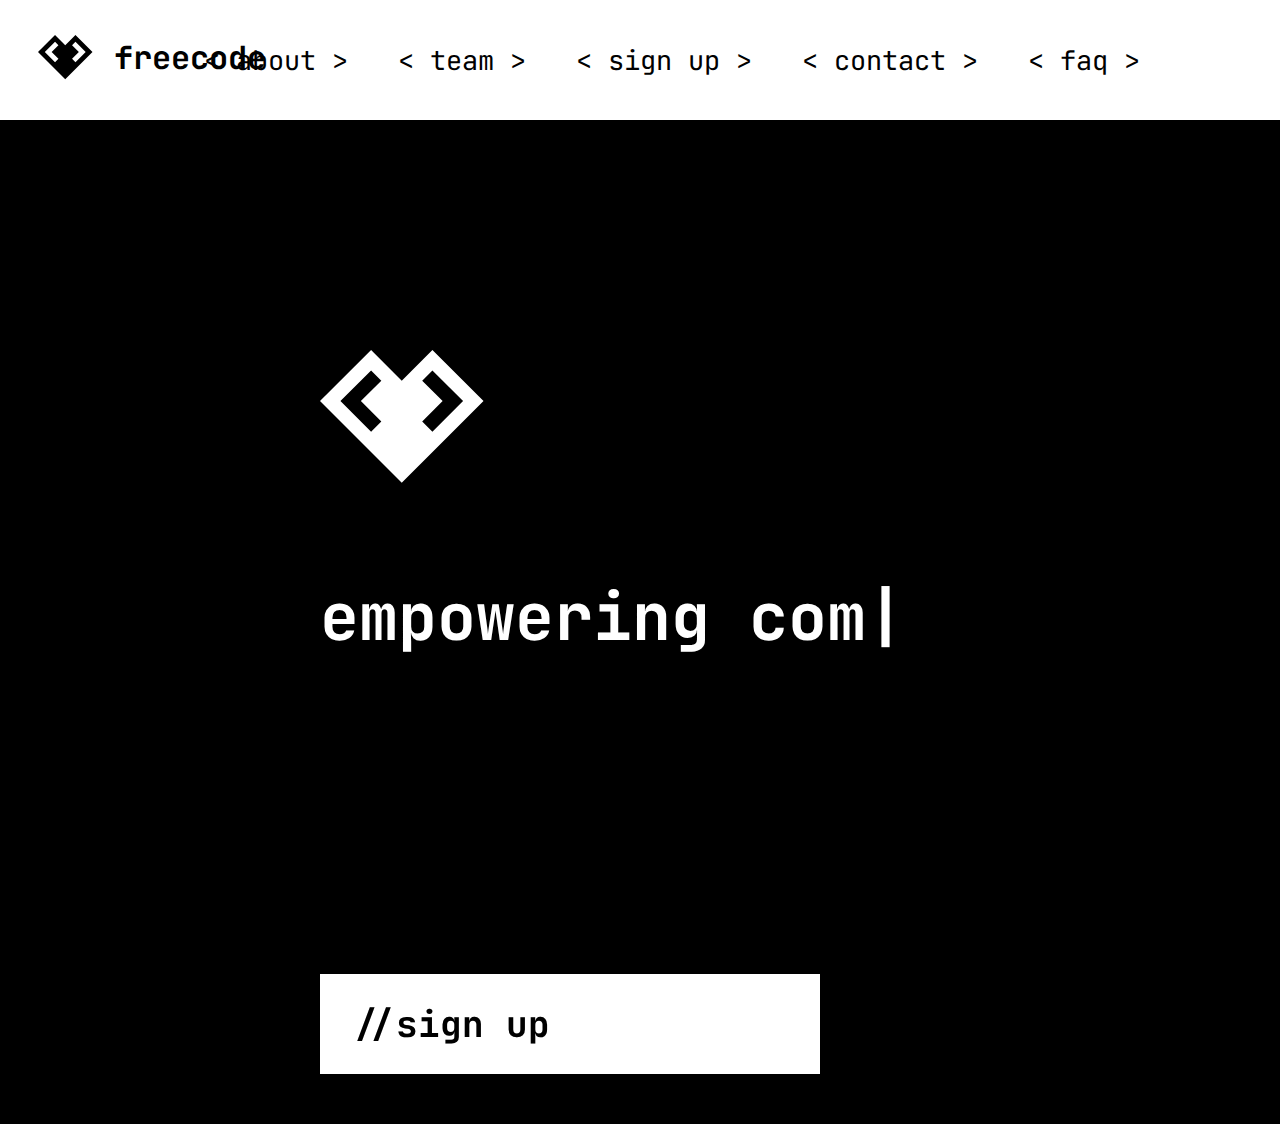
<file: index.html>
<!DOCTYPE html>
<html lang="en">

<head>
    <meta name="viewport" content="width=device-width, initial-scale=1.0">
    <link rel="preconnect" href="https://fonts.googleapis.com">
    <link rel="preconnect" href="https://fonts.gstatic.com" crossorigin>
    <link href="https://fonts.googleapis.com/css2?family=JetBrains+Mono:ital,wght@0,100..800;1,100..800&display=swap"
        rel="stylesheet">
    <title>freecode</title>
    <link rel="stylesheet" href="styles.css" />
</head>

<body>
    <nav>
        <a href="index.html">
            <span id="icon">
                <svg height="45" viewBox="0 0 26 21" fill="none" xmlns="http://www.w3.org/2000/svg">
                    <path fill-rule="evenodd" clip-rule="evenodd"
                        d="M12.7179 20.6666L0 7.9487L7.9487 0L12.7179 4.76922L17.4871 0L25.4358 7.9487L12.7179 20.6666ZM7.9487 3.17948L3.17948 7.9487L7.9487 12.7179L9.53844 11.1282L6.35896 7.9487L9.53844 4.76922L7.9487 3.17948ZM17.4871 3.17948L15.8974 4.76922L19.0769 7.9487L15.8974 11.1282L17.4871 12.7179L22.2564 7.9487L17.4871 3.17948Z"
                        fill="black" />
                </svg>

            </span>
        </a>
        <a href="index.html" id="navbar-brand-text">
            <span>
                <p><b>freecode</b></p>
            </span>
        </a>
        <div class="header-text" style="font-size: 27px;">
            <a href="about.html">
                <span>&lt; about &gt;</span>
            </a>
            <a href="team.html">
                <span>&lt; team &gt;</span>
            </a>
            <a href="https://docs.google.com/forms/d/e/1FAIpQLScTKJFQc-iX4W66EXKPzvwxT_UJw0UO684qvXdVc2CUz7ZldA/viewform?usp=sharing&ouid=100382915983853396872"
                target="_blank">
                <span>&lt; sign up &gt;</span>
            </a>
            <a href="contact.html">
                <span>&lt; contact &gt;</span>
            </a>
            <a href="FAQ.html">
                <span>&lt; faq &gt;</span>
            </a>
        </div>
        <button class="hamburger-menu" aria-label="Toggle navigation">
            <span class="bar"></span>
            <span class="bar"></span>
            <span class="bar"></span>
        </button>
    </nav>

    <div class="mobile-nav">
        <a href="about.html"><span>&lt; about &gt;</span></a>
        <a href="team.html"><span>&lt; team &gt;</span></a>
        <a href="https://docs.google.com/forms/d/e/1FAIpQLScTKJFQc-iX4W66EXKPzvwxT_UJw0UO684qvXdVc2CUz7ZldA/viewform?usp=sharing&ouid=100382915983853396872"
            target="_blank"><span>&lt; sign up &gt;</span></a>
        <a href="contact.html"><span>&lt; contact &gt;</span></a>
        <a href="FAQ.html"><span>&lt; faq &gt;</span></a>
    </div>

    <div id="signup-container">
        <div class="horizontal">
            <svg height="135" viewBox="0 0 26 21" fill="none" xmlns="http://www.w3.org/2000/svg">
                <path fill-rule="evenodd" clip-rule="evenodd"
                    d="M12.7179 20.6666L0 7.9487L7.9487 0L12.7179 4.76922L17.4871 0L25.4358 7.9487L12.7179 20.6666ZM7.9487 3.17948L3.17948 7.9487L7.9487 12.7179L9.53844 11.1282L6.35896 7.9487L9.53844 4.76922L7.9487 3.17948ZM17.4871 3.17948L15.8974 4.76922L19.0769 7.9487L15.8974 11.1282L17.4871 12.7179L22.2564 7.9487L17.4871 3.17948Z"
                    fill="white" />
            </svg>

            <div class="typewriter-container">
                <p class="typewriter-text">empowering communities with free code education.</p>
                <p class="typewriter-placeholder">empowering communities with free code education.</p>
            </div>
        </div>
        <a href="https://docs.google.com/forms/d/e/1FAIpQLScTKJFQc-iX4W66EXKPzvwxT_UJw0UO684qvXdVc2CUz7ZldA/viewform?usp=sharing&ouid=100382915983853396872"
            target="_blank">
            <button id="signup-button"><span>//sign up</span></button>
        </a>
    </div>

    <script src="script.js"></script>
</body>

</html>
</file>
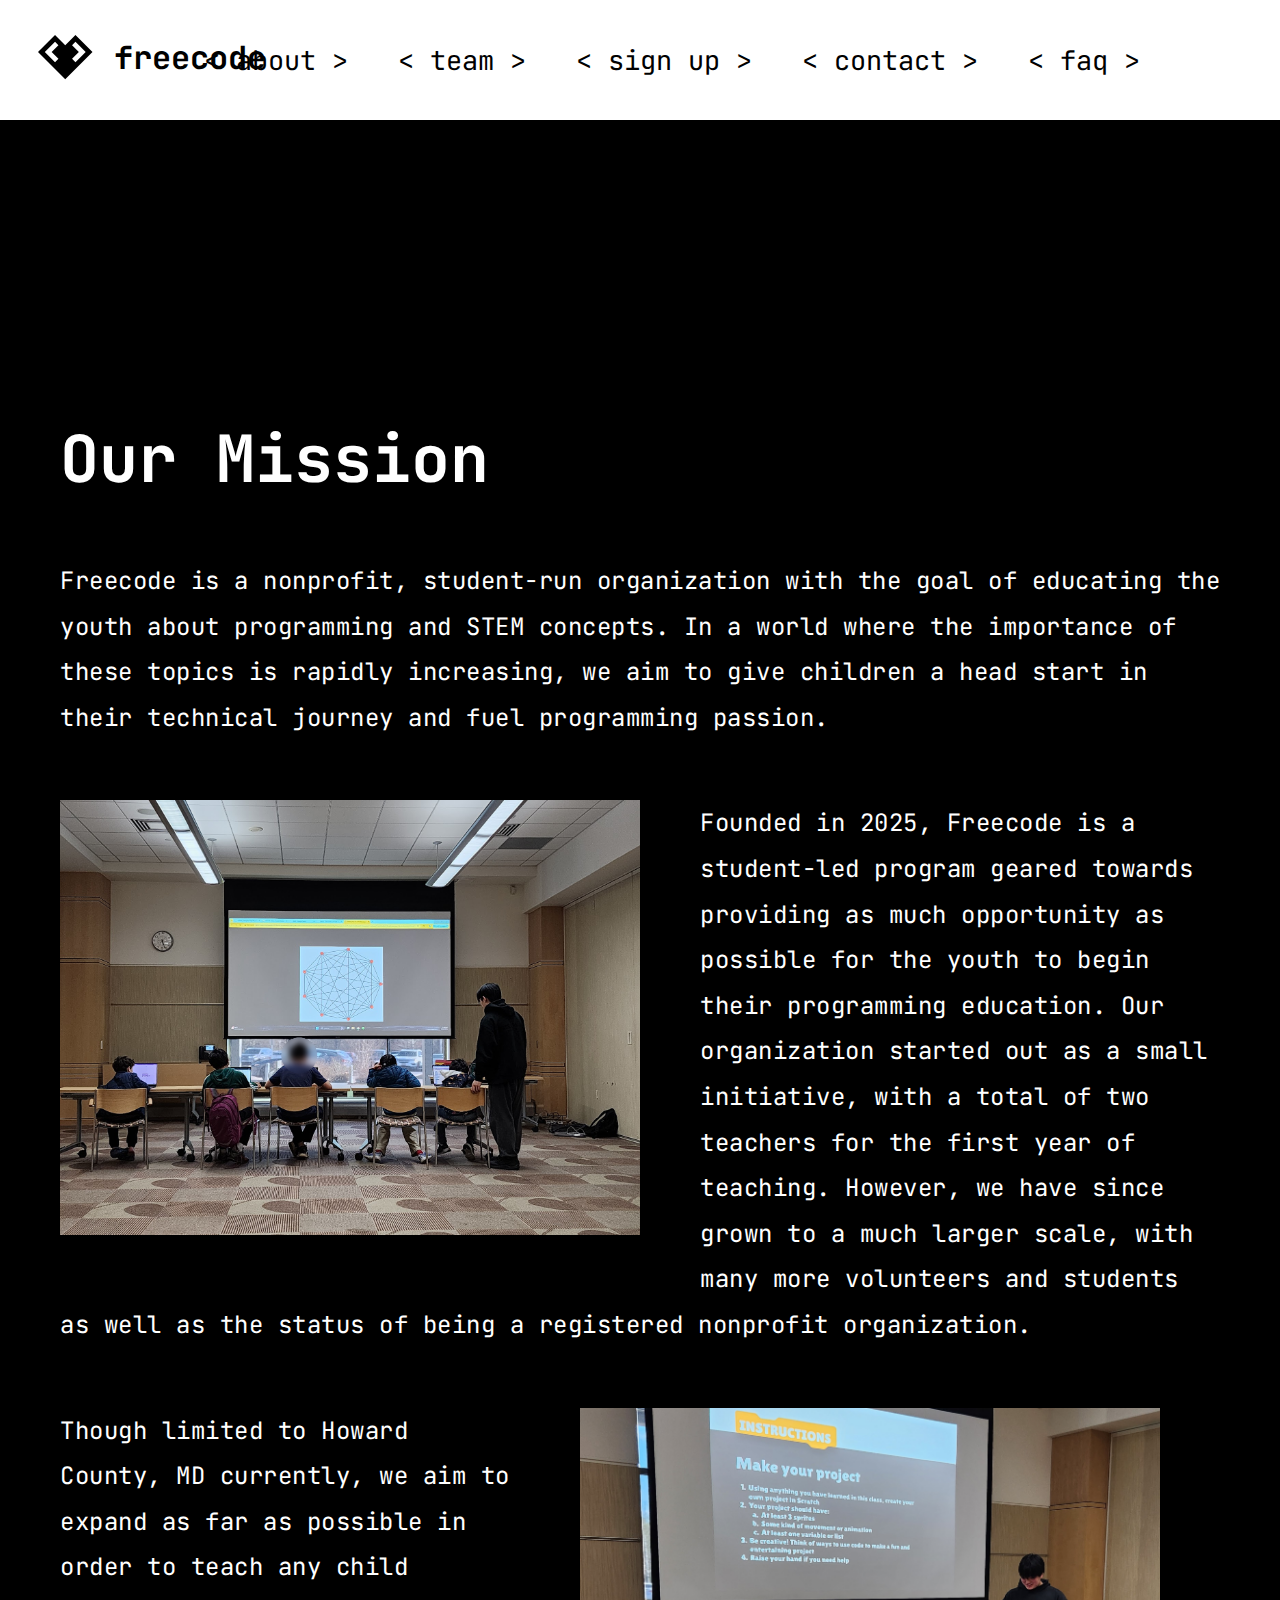
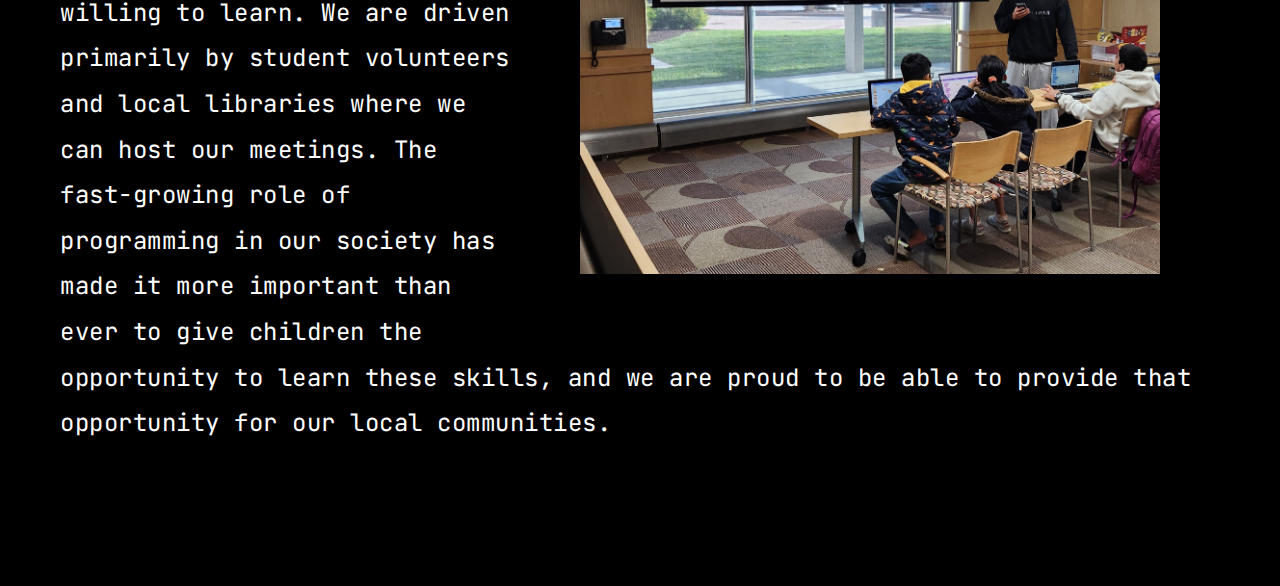
<file: about.html>
<!DOCTYPE html>
<html lang="en">

<head>
    <meta name="viewport" content="width=device-width, initial-scale=1.0">

    <link rel="preconnect" href="https://fonts.googleapis.com">
    <link rel="preconnect" href="https://fonts.gstatic.com" crossorigin>
    <link href="https://fonts.googleapis.com/css2?family=JetBrains+Mono:ital,wght@0,100..800;1,100..800&display=swap"
        rel="stylesheet">
    <title>about</title>
    <link rel="stylesheet" href="styles.css" />
</head>

<body>
    <nav>
        <a href="index.html">
            <span id="icon">
                <svg height="45" viewBox="0 0 26 21" fill="none" xmlns="http://www.w3.org/2000/svg">
                    <path fill-rule="evenodd" clip-rule="evenodd"
                        d="M12.7179 20.6666L0 7.9487L7.9487 0L12.7179 4.76922L17.4871 0L25.4358 7.9487L12.7179 20.6666ZM7.9487 3.17948L3.17948 7.9487L7.9487 12.7179L9.53844 11.1282L6.35896 7.9487L9.53844 4.76922L7.9487 3.17948ZM17.4871 3.17948L15.8974 4.76922L19.0769 7.9487L15.8974 11.1282L17.4871 12.7179L22.2564 7.9487L17.4871 3.17948Z"
                        fill="black" />
                </svg>
            </span>
        </a>
        <a href="index.html" id="navbar-brand-text">
            <span>
                <p><b>freecode</b></p>
            </span>
        </a>
        <div class="header-text" style="font-size: 27px;">
            <a href="about.html">
                <span>&lt; about &gt;</span>
            </a>
            <a href="team.html">
                <span>&lt; team &gt;</span>
            </a>
            <a href="https://docs.google.com/forms/d/e/1FAIpQLScTKJFQc-iX4W66EXKPzvwxT_UJw0UO684qvXdVc2CUz7ZldA/viewform?usp=sharing&ouid=100382915983853396872"
                target="_blank">
                <span>&lt; sign up &gt;</span>
            </a>
            <a href="contact.html">
                <span>&lt; contact &gt;</span>
            </a>
            <a href="FAQ.html">
                <span>&lt; faq &gt;</span>
            </a>
        </div>
        <button class="hamburger-menu" aria-label="Toggle navigation">
            <span class="bar"></span>
            <span class="bar"></span>
            <span class="bar"></span>
        </button>
    </nav>

    <div class="mobile-nav">
        <a href="about.html"><span>&lt; about &gt;</span></a>
        <a href="team.html"><span>&lt; team &gt;</span></a>
        <a href="https://docs.google.com/forms/d/e/1FAIpQLScTKJFQc-iX4W66EXKPzvwxT_UJw0UO684qvXdVc2CUz7ZldA/viewform?usp=sharing&ouid=100382915983853396872"
            target="_blank"><span>&lt; sign up &gt;</span></a>
        <a href="contact.html"><span>&lt; contact &gt;</span></a>
        <a href="FAQ.html"><span>&lt; faq &gt;</span></a>
    </div>
    <div id="big-text">
        <div id="text-body">
            <h1 class="typewriter-text">Our Mission</h1>

            <section class="about-container">
                <p class="about-text">
                    Freecode is a nonprofit, student-run organization with the goal of educating the youth about
                    programming and STEM concepts. In a world where the importance of these topics is rapidly
                    increasing, we aim to give children a head start in their technical journey and fuel programming
                    passion.
                </p>

                <img class="about-img" src="back_pic.png" alt="Freecode students learning">

                <p class="about-text">
                    Founded in 2025, Freecode is a student-led program geared towards providing as much opportunity as
                    possible for the youth to begin their programming education. Our organization started out as a small initiative, with a total of two teachers for the first year
                    of teaching. However, we have since grown to a much larger scale, with many more volunteers and students as well as the status of being a registered nonprofit organization.
                </p>

                <img class="about-img" id="about-right-img" src="side_pic.jpg" alt="Freecode team">
                <p class="about-text">
                    Though limited to Howard County, MD
                    currently, we aim to expand as far as possible in order to teach any child willing to learn. We are
                    driven primarily by student volunteers and local libraries where we can host our meetings. The fast-growing
                    role of programming in our society has made it more important than ever to give children the opportunity to learn these skills, and we are proud to be able to provide that opportunity for our local communities.
                </p>
            </section>
        </div>
    </div>
    <script src="script.js"></script>
</body>
</file>
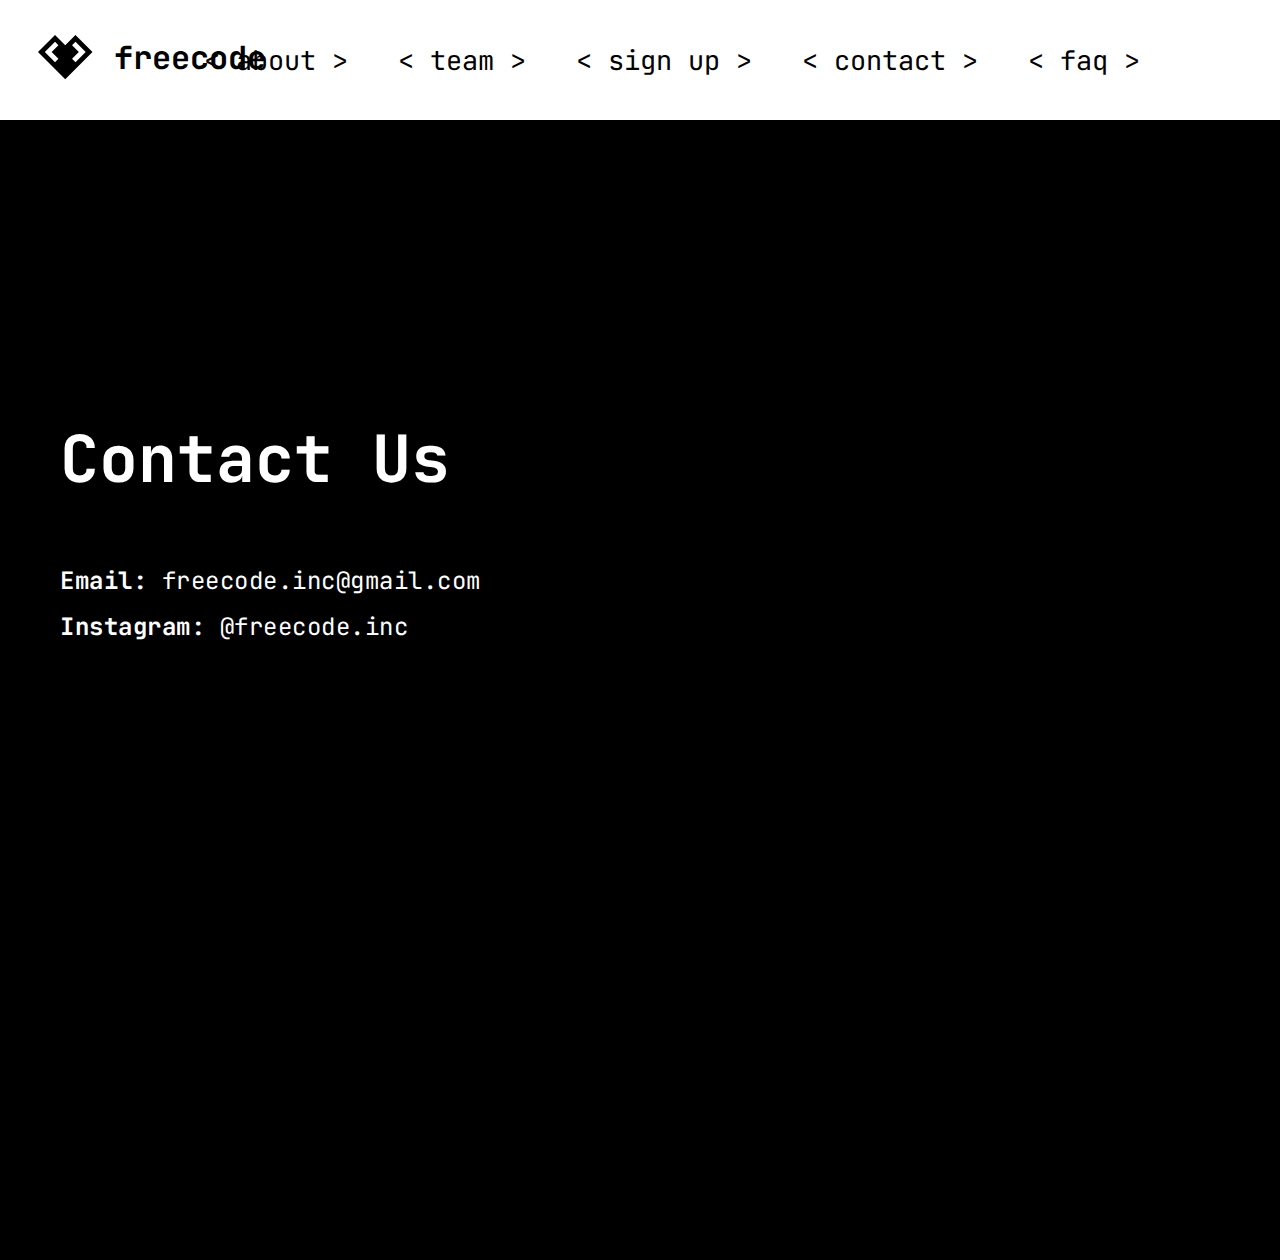
<file: contact.html>
<!DOCTYPE html>
<html lang="en">

<head>
    <meta name="viewport" content="width=device-width, initial-scale=1.0">

    <link rel="preconnect" href="https://fonts.googleapis.com">
    <link rel="preconnect" href="https://fonts.gstatic.com" crossorigin>
    <link href="https://fonts.googleapis.com/css2?family=JetBrains+Mono:ital,wght@0,100..800;1,100..800&display=swap"
        rel="stylesheet">
    <title>contact</title>
    <link rel="stylesheet" href="styles.css" />
</head>

<body>
    <nav>
        <a href="index.html">
            <span id="icon">
                <svg height="45" viewBox="0 0 26 21" fill="none" xmlns="http://www.w3.org/2000/svg">
                    <path fill-rule="evenodd" clip-rule="evenodd"
                        d="M12.7179 20.6666L0 7.9487L7.9487 0L12.7179 4.76922L17.4871 0L25.4358 7.9487L12.7179 20.6666ZM7.9487 3.17948L3.17948 7.9487L7.9487 12.7179L9.53844 11.1282L6.35896 7.9487L9.53844 4.76922L7.9487 3.17948ZM17.4871 3.17948L15.8974 4.76922L19.0769 7.9487L15.8974 11.1282L17.4871 12.7179L22.2564 7.9487L17.4871 3.17948Z"
                        fill="black" />
                </svg>
            </span>
        </a>
        <a href="index.html" id="navbar-brand-text">
            <span>
                <p><b>freecode</b></p>
            </span>
        </a>
        <div class="header-text" style="font-size: 27px;">
            <a href="about.html">
                <span>&lt; about &gt;</span>
            </a>
            <a href="team.html">
                <span>&lt; team &gt;</span>
            </a>
            <a href="https://docs.google.com/forms/d/e/1FAIpQLScTKJFQc-iX4W66EXKPzvwxT_UJw0UO684qvXdVc2CUz7ZldA/viewform?usp=sharing&ouid=100382915983853396872" target="_blank">
                <span>&lt; sign up &gt;</span>
            </a>
            <a href="contact.html">
                <span>&lt; contact &gt;</span>
            </a>
            <a href="FAQ.html">
                <span>&lt; faq &gt;</span>
            </a>
        </div>
        <button class="hamburger-menu" aria-label="Toggle navigation">
            <span class="bar"></span>
            <span class="bar"></span>
            <span class="bar"></span>
        </button>
    </nav>

    <div class="mobile-nav">
        <a href="about.html"><span>&lt; about &gt;</span></a>
        <a href="team.html"><span>&lt; team &gt;</span></a>
        <a href="https://docs.google.com/forms/d/e/1FAIpQLScTKJFQc-iX4W66EXKPzvwxT_UJw0UO684qvXdVc2CUz7ZldA/viewform?usp=sharing&ouid=100382915983853396872" target="_blank"><span>&lt; sign up &gt;</span></a>
        <a href="contact.html"><span>&lt; contact &gt;</span></a>
        <a href="FAQ.html"><span>&lt; faq &gt;</span></a>
    </div>
    <div id="big-text">
        <div id="text-body">
            <h1 class="typewriter-text">Contact Us</h1>
            
            <p class="about-text"><b>Email:</b> freecode.inc@gmail.com<br><b>Instagram:</b> @freecode.inc</p>
        </div>
    </div>
    <script src="script.js"></script>
</body>
</file>
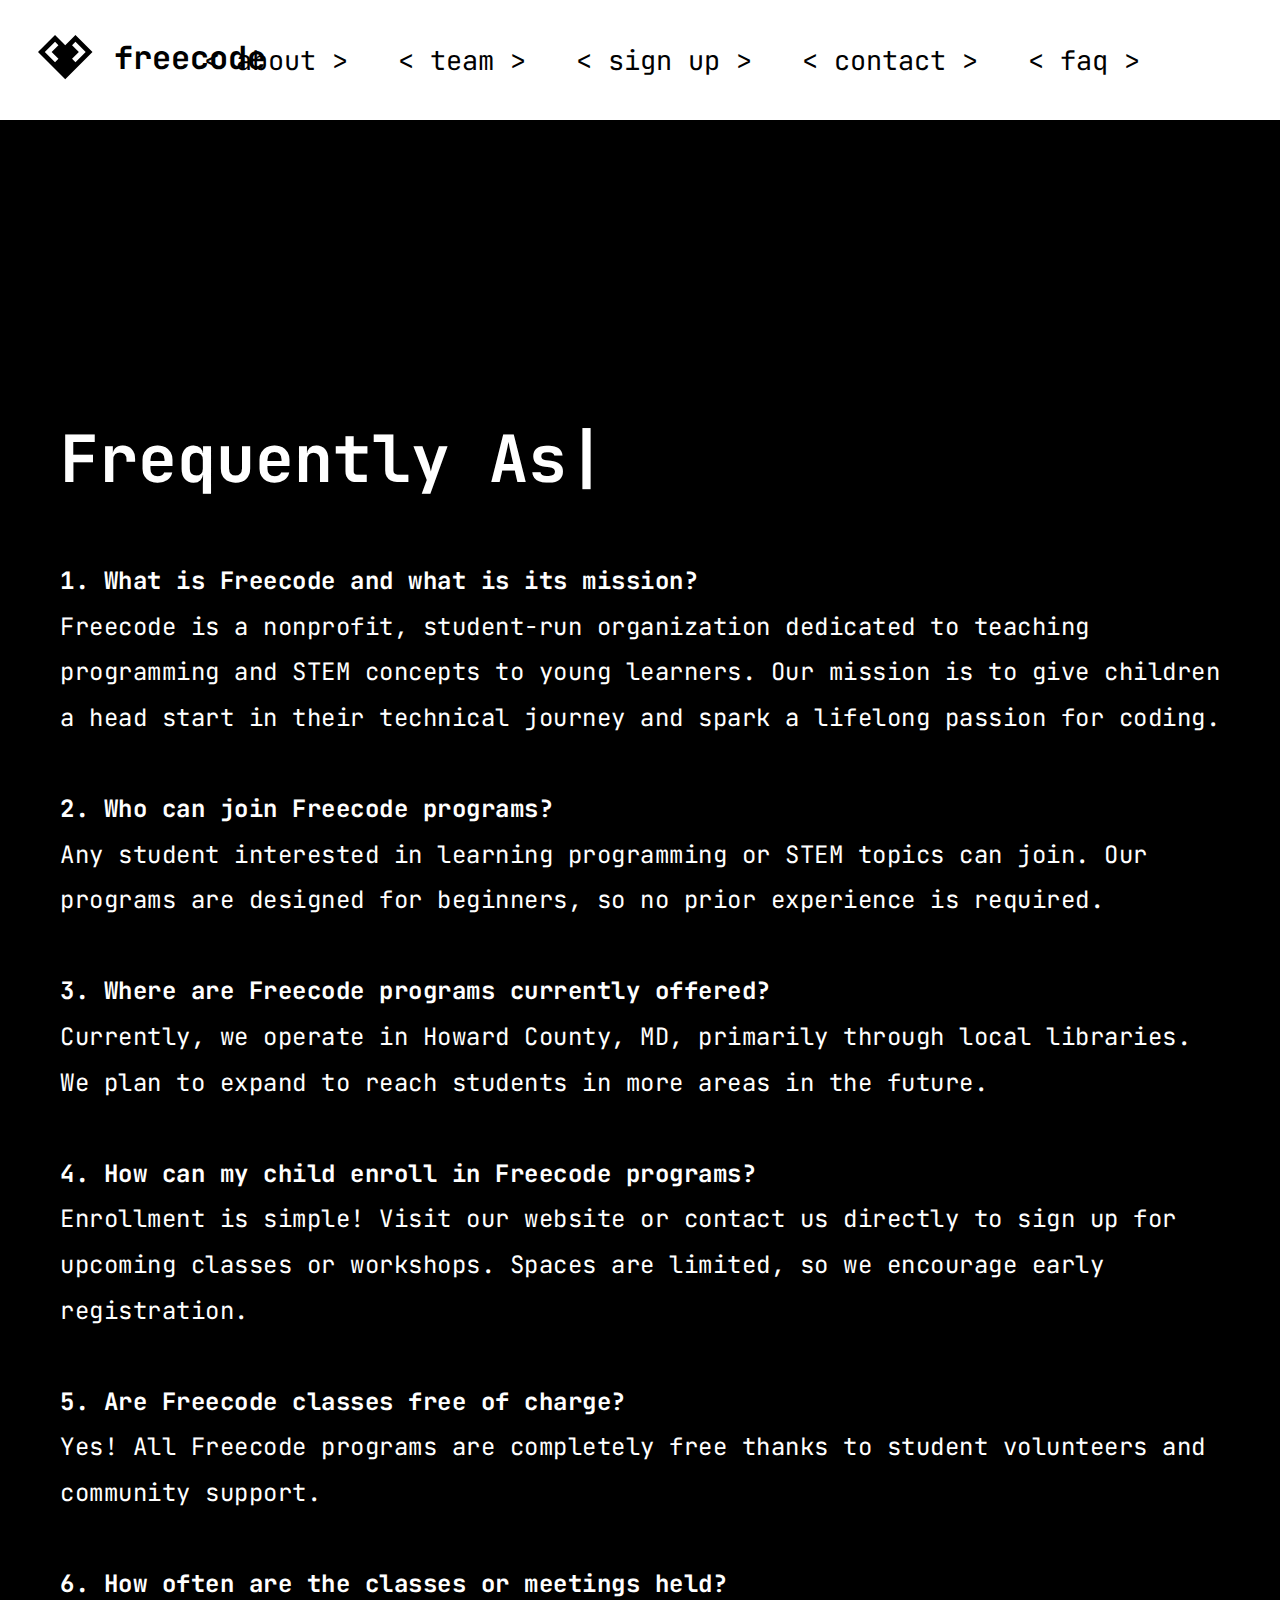
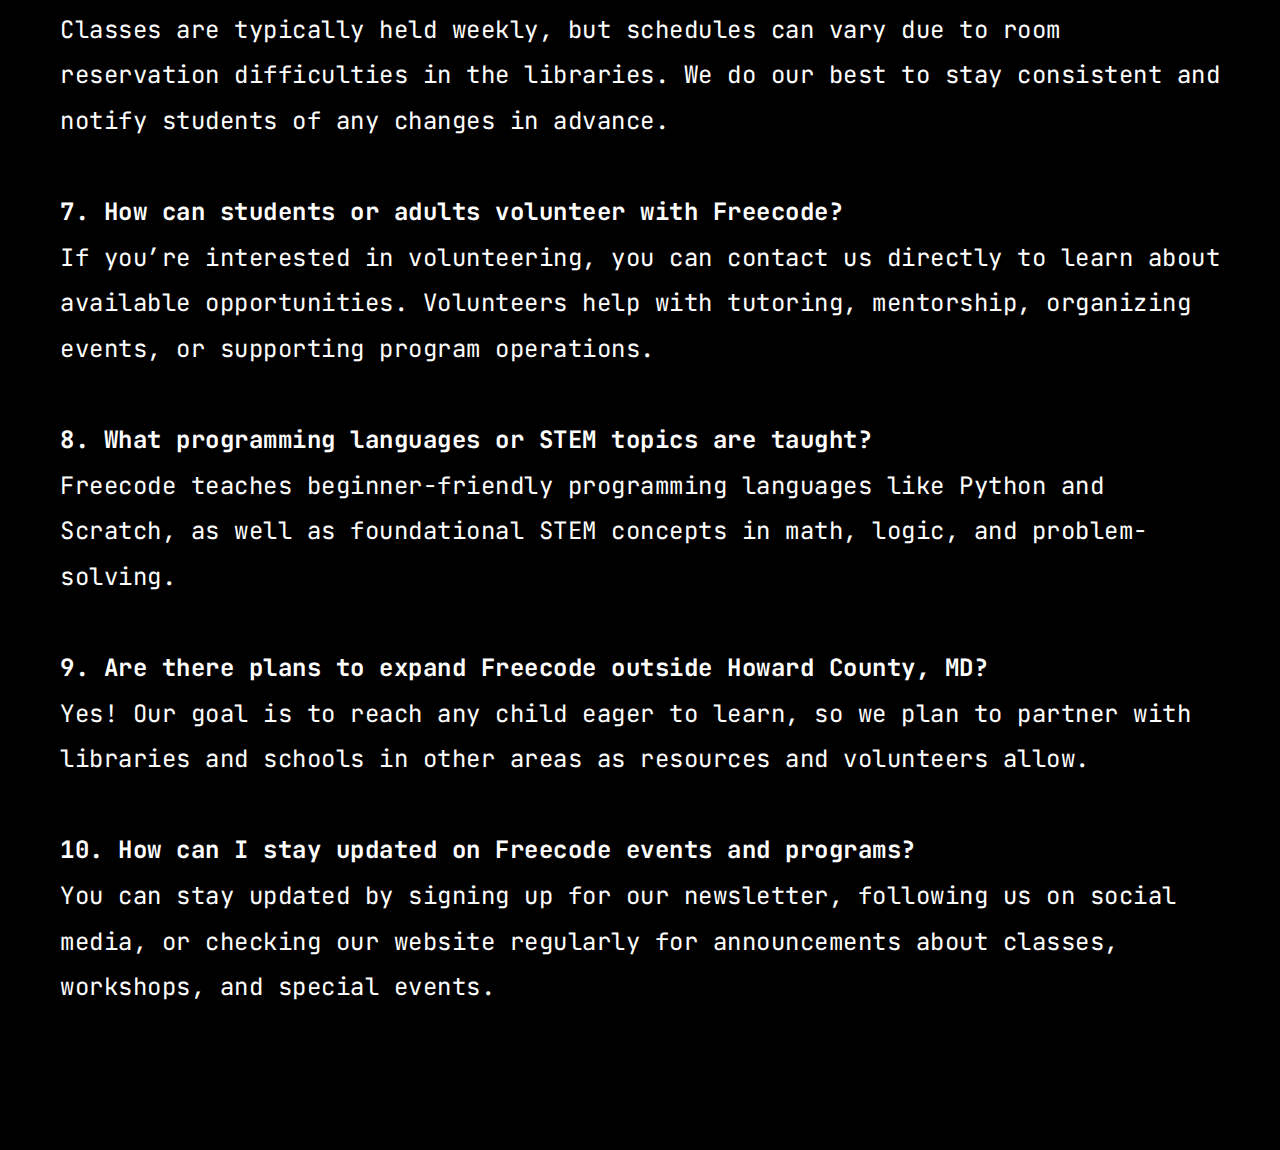
<file: faq.html>
<!DOCTYPE html>
<html lang="en">

<head>
    <meta name="viewport" content="width=device-width, initial-scale=1.0">

    <link rel="preconnect" href="https://fonts.googleapis.com">
    <link rel="preconnect" href="https://fonts.gstatic.com" crossorigin>
    <link href="https://fonts.googleapis.com/css2?family=JetBrains+Mono:ital,wght@0,100..800;1,100..800&display=swap"
        rel="stylesheet">
    <title>faq</title>
    <link rel="stylesheet" href="styles.css" />
</head>

<body>
    <nav>
        <a href="index.html">
            <span id="icon">
                <svg height="45" viewBox="0 0 26 21" fill="none" xmlns="http://www.w3.org/2000/svg">
                    <path fill-rule="evenodd" clip-rule="evenodd"
                        d="M12.7179 20.6666L0 7.9487L7.9487 0L12.7179 4.76922L17.4871 0L25.4358 7.9487L12.7179 20.6666ZM7.9487 3.17948L3.17948 7.9487L7.9487 12.7179L9.53844 11.1282L6.35896 7.9487L9.53844 4.76922L7.9487 3.17948ZM17.4871 3.17948L15.8974 4.76922L19.0769 7.9487L15.8974 11.1282L17.4871 12.7179L22.2564 7.9487L17.4871 3.17948Z"
                        fill="black" />
                </svg>
            </span>
        </a>
        <a href="index.html" id="navbar-brand-text">
            <span>
                <p><b>freecode</b></p>
            </span>
        </a>
        <div class="header-text" style="font-size: 27px;">
            <a href="about.html">
                <span>&lt; about &gt;</span>
            </a>
            <a href="team.html">
                <span>&lt; team &gt;</span>
            </a>
            <a href="https://docs.google.com/forms/d/e/1FAIpQLScTKJFQc-iX4W66EXKPzvwxT_UJw0UO684qvXdVc2CUz7ZldA/viewform?usp=sharing&ouid=100382915983853396872" target="_blank">
                <span>&lt; sign up &gt;</span>
            </a>
            <a href="contact.html">
                <span>&lt; contact &gt;</span>
            </a>
            <a href="FAQ.html">
                <span>&lt; faq &gt;</span>
            </a>
        </div>
        <button class="hamburger-menu" aria-label="Toggle navigation">
            <span class="bar"></span>
            <span class="bar"></span>
            <span class="bar"></span>
        </button>
    </nav>

    <div class="mobile-nav">
        <a href="about.html"><span>&lt; about &gt;</span></a>
        <a href="team.html"><span>&lt; team &gt;</span></a>
        <a href="https://docs.google.com/forms/d/e/1FAIpQLScTKJFQc-iX4W66EXKPzvwxT_UJw0UO684qvXdVc2CUz7ZldA/viewform?usp=sharing&ouid=100382915983853396872" target="_blank"><span>&lt; sign up &gt;</span></a>
        <a href="contact.html"><span>&lt; contact &gt;</span></a>
        <a href="FAQ.html"><span>&lt; faq &gt;</span></a>
    </div>
    <div id="big-text">
        <div id="text-body">
            <h1 class="typewriter-text">Frequently Asked Questions</h1>
            
            <p class="about-text"><b>1. What is Freecode and what is its mission?</b><br>
Freecode is a nonprofit, student-run organization dedicated to teaching programming and STEM concepts to young learners. Our mission is to give children a head start in their technical journey and spark a lifelong passion for coding.
<br><br>
<b>2. Who can join Freecode programs?</b><br>
Any student interested in learning programming or STEM topics can join. Our programs are designed for beginners, so no prior experience is required.
<br><br>
<b>3. Where are Freecode programs currently offered?</b><br>
Currently, we operate in Howard County, MD, primarily through local libraries. We plan to expand to reach students in more areas in the future.
<br><br>
<b>4. How can my child enroll in Freecode programs?</b><br>
Enrollment is simple! Visit our website or contact us directly to sign up for upcoming classes or workshops. Spaces are limited, so we encourage early registration.
<br><br>
<b>5. Are Freecode classes free of charge?</b><br>
Yes! All Freecode programs are completely free thanks to student volunteers and community support.
<br><br>
<b>6. How often are the classes or meetings held?</b><br>
Classes are typically held weekly, but schedules can vary due to room reservation difficulties in the libraries. We do our best to stay consistent and notify students of any changes in advance.
<br><br>
<b>7. How can students or adults volunteer with Freecode?</b><br>
If you’re interested in volunteering, you can contact us directly to learn about available opportunities. Volunteers help with tutoring, mentorship, organizing events, or supporting program operations.
<br><br>
<b>8. What programming languages or STEM topics are taught?</b><br>
Freecode teaches beginner-friendly programming languages like Python and Scratch, as well as foundational STEM concepts in math, logic, and problem-solving.
<br><br>
<b>9. Are there plans to expand Freecode outside Howard County, MD?</b><br>
Yes! Our goal is to reach any child eager to learn, so we plan to partner with libraries and schools in other areas as resources and volunteers allow.
<br><br>
<b>10. How can I stay updated on Freecode events and programs?</b><br>
You can stay updated by signing up for our newsletter, following us on social media, or checking our website regularly for announcements about classes, workshops, and special events.</p>
        </div>
    </div>
    <script src="script.js"></script>
</body>
</file>
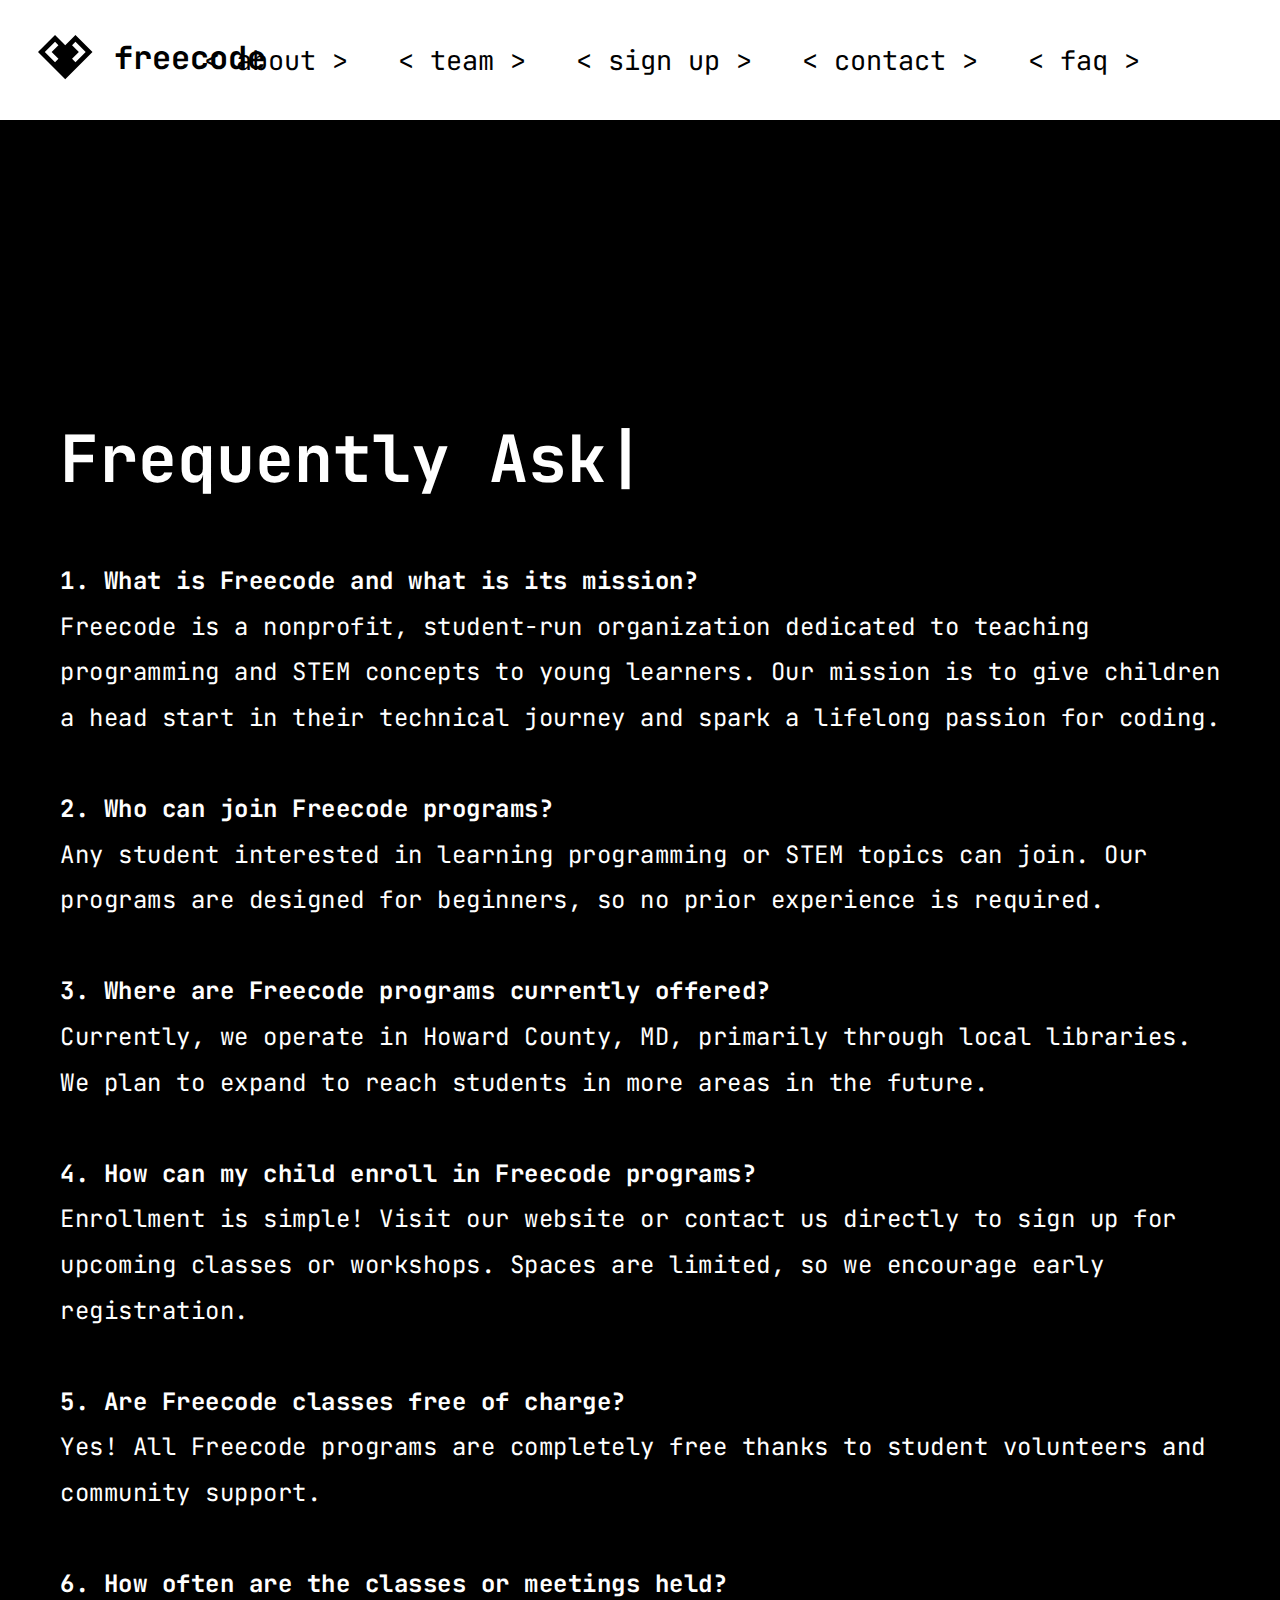
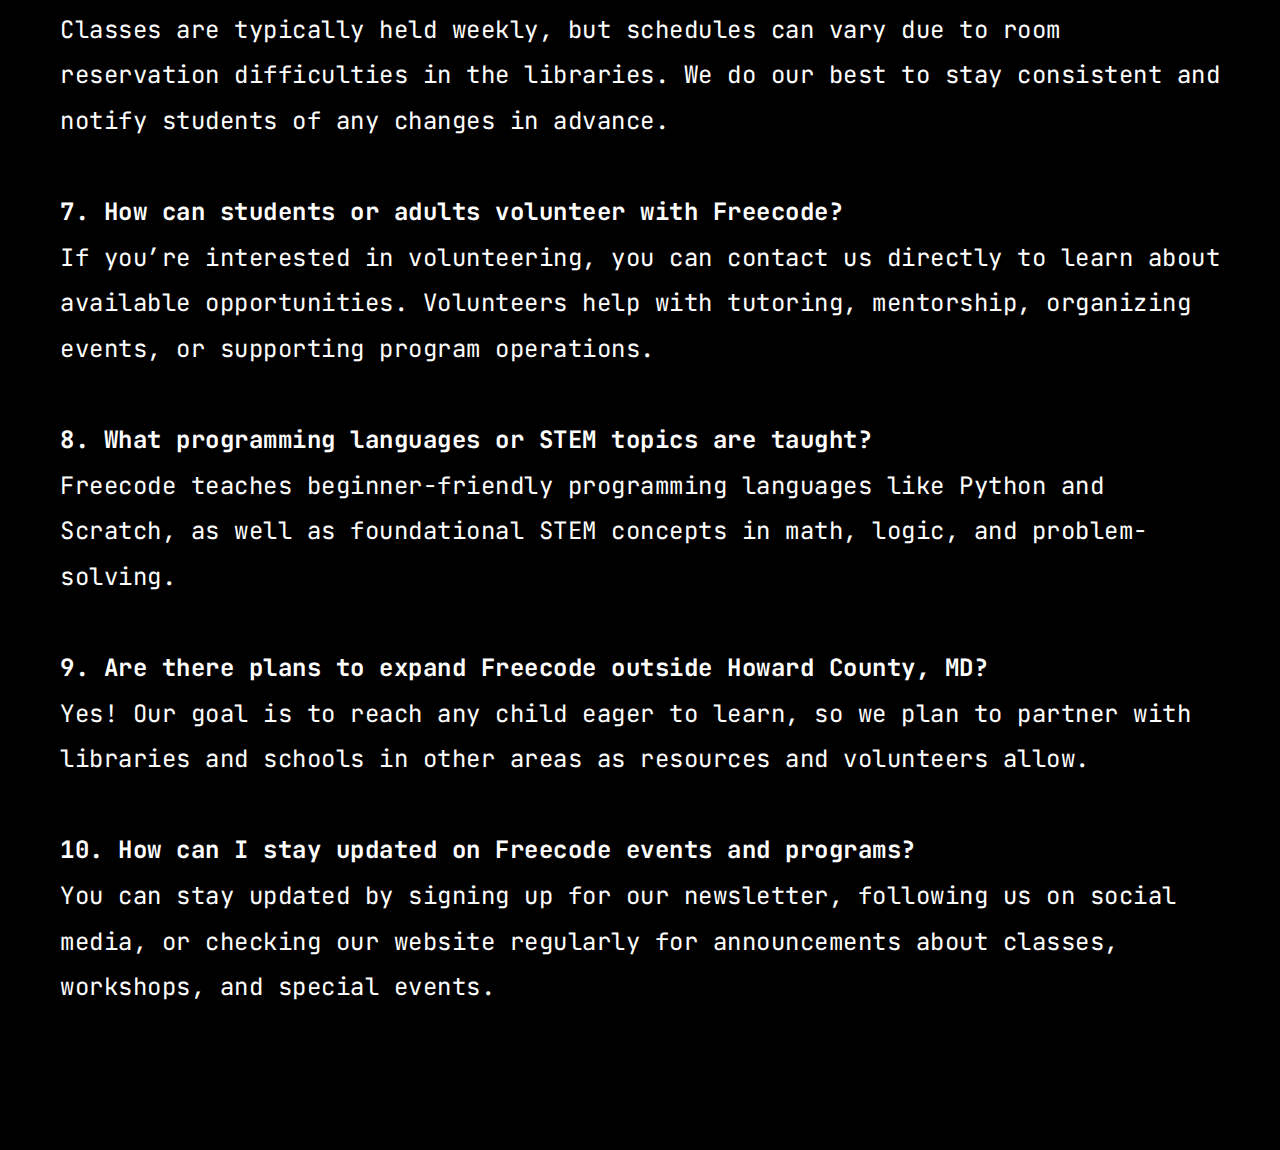
<file: FAQ.html>
<!DOCTYPE html>
<html lang="en">

<head>
    <meta name="viewport" content="width=device-width, initial-scale=1.0">

    <link rel="preconnect" href="https://fonts.googleapis.com">
    <link rel="preconnect" href="https://fonts.gstatic.com" crossorigin>
    <link href="https://fonts.googleapis.com/css2?family=JetBrains+Mono:ital,wght@0,100..800;1,100..800&display=swap"
        rel="stylesheet">
    <title>faq</title>
    <link rel="stylesheet" href="styles.css" />
</head>

<body>
    <nav>
        <a href="index.html">
            <span id="icon">
                <svg height="45" viewBox="0 0 26 21" fill="none" xmlns="http://www.w3.org/2000/svg">
                    <path fill-rule="evenodd" clip-rule="evenodd"
                        d="M12.7179 20.6666L0 7.9487L7.9487 0L12.7179 4.76922L17.4871 0L25.4358 7.9487L12.7179 20.6666ZM7.9487 3.17948L3.17948 7.9487L7.9487 12.7179L9.53844 11.1282L6.35896 7.9487L9.53844 4.76922L7.9487 3.17948ZM17.4871 3.17948L15.8974 4.76922L19.0769 7.9487L15.8974 11.1282L17.4871 12.7179L22.2564 7.9487L17.4871 3.17948Z"
                        fill="black" />
                </svg>
            </span>
        </a>
        <a href="index.html" id="navbar-brand-text">
            <span>
                <p><b>freecode</b></p>
            </span>
        </a>
        <div class="header-text" style="font-size: 27px;">
            <a href="about.html">
                <span>&lt; about &gt;</span>
            </a>
            <a href="team.html">
                <span>&lt; team &gt;</span>
            </a>
            <a href="https://docs.google.com/forms/d/e/1FAIpQLScTKJFQc-iX4W66EXKPzvwxT_UJw0UO684qvXdVc2CUz7ZldA/viewform?usp=sharing&ouid=100382915983853396872" target="_blank">
                <span>&lt; sign up &gt;</span>
            </a>
            <a href="contact.html">
                <span>&lt; contact &gt;</span>
            </a>
            <a href="FAQ.html">
                <span>&lt; faq &gt;</span>
            </a>
        </div>
        <button class="hamburger-menu" aria-label="Toggle navigation">
            <span class="bar"></span>
            <span class="bar"></span>
            <span class="bar"></span>
        </button>
    </nav>

    <div class="mobile-nav">
        <a href="about.html"><span>&lt; about &gt;</span></a>
        <a href="team.html"><span>&lt; team &gt;</span></a>
        <a href="https://docs.google.com/forms/d/e/1FAIpQLScTKJFQc-iX4W66EXKPzvwxT_UJw0UO684qvXdVc2CUz7ZldA/viewform?usp=sharing&ouid=100382915983853396872" target="_blank"><span>&lt; sign up &gt;</span></a>
        <a href="contact.html"><span>&lt; contact &gt;</span></a>
        <a href="FAQ.html"><span>&lt; faq &gt;</span></a>
    </div>
    <div id="big-text">
        <div id="text-body">
            <h1 class="typewriter-text">Frequently Asked Questions</h1>
            
            <p class="about-text"><b>1. What is Freecode and what is its mission?</b><br>
Freecode is a nonprofit, student-run organization dedicated to teaching programming and STEM concepts to young learners. Our mission is to give children a head start in their technical journey and spark a lifelong passion for coding.
<br><br>
<b>2. Who can join Freecode programs?</b><br>
Any student interested in learning programming or STEM topics can join. Our programs are designed for beginners, so no prior experience is required.
<br><br>
<b>3. Where are Freecode programs currently offered?</b><br>
Currently, we operate in Howard County, MD, primarily through local libraries. We plan to expand to reach students in more areas in the future.
<br><br>
<b>4. How can my child enroll in Freecode programs?</b><br>
Enrollment is simple! Visit our website or contact us directly to sign up for upcoming classes or workshops. Spaces are limited, so we encourage early registration.
<br><br>
<b>5. Are Freecode classes free of charge?</b><br>
Yes! All Freecode programs are completely free thanks to student volunteers and community support.
<br><br>
<b>6. How often are the classes or meetings held?</b><br>
Classes are typically held weekly, but schedules can vary due to room reservation difficulties in the libraries. We do our best to stay consistent and notify students of any changes in advance.
<br><br>
<b>7. How can students or adults volunteer with Freecode?</b><br>
If you’re interested in volunteering, you can contact us directly to learn about available opportunities. Volunteers help with tutoring, mentorship, organizing events, or supporting program operations.
<br><br>
<b>8. What programming languages or STEM topics are taught?</b><br>
Freecode teaches beginner-friendly programming languages like Python and Scratch, as well as foundational STEM concepts in math, logic, and problem-solving.
<br><br>
<b>9. Are there plans to expand Freecode outside Howard County, MD?</b><br>
Yes! Our goal is to reach any child eager to learn, so we plan to partner with libraries and schools in other areas as resources and volunteers allow.
<br><br>
<b>10. How can I stay updated on Freecode events and programs?</b><br>
You can stay updated by signing up for our newsletter, following us on social media, or checking our website regularly for announcements about classes, workshops, and special events.</p>
        </div>
    </div>
    <script src="script.js"></script>
</body>
</file>
<file: styles.css>
body {
    background-color: #000000;
    overflow-x: hidden;
    font-family: "JetBrains Mono", monospace;
    font-optical-sizing: auto;
    font-style: normal;
    margin: 0;
    padding-top: 200px;
    box-sizing: border-box;
}

::-webkit-scrollbar {
    display: none;
}

nav {
    background-color: #ffffff;
    width: 100vw;
    height: 120px;
    display: flex;
    align-items: center;
    z-index: 20;
    position: fixed;
    top: 0;
}

a {
    text-decoration: none;
    color: inherit;
}

#icon {
    margin-left: 38px;
    margin-right: 20px;
}

#navbar-brand-text{
    position: relative;
    top:-3px;
    font-size: 32px;
}

.header-text {
    position: absolute;
    right: 140px;
    display: flex;
    gap: 50px;
}

.header-text a span {
    white-space: nowrap; /* Prevents text from wrapping */
}

.horizontal {
    display: flex;
    gap: 70px;
    align-items: center;
    transition: all 0.3s ease-in-out; /* Smooth transition for layout change */
}

/* New class to handle the stacked layout */
.horizontal.stacked {
    flex-direction: column;
    gap: 30px; /* Adjust gap for vertical stacking */
    align-items: flex-start; /* Keep logo left-aligned when stacked */
}

.horizontal.stacked .typewriter-container {
    width: 100%; /* Allow text to use the full width of its parent when stacked */
}


.main-logo {
    flex-shrink: 0; /* Prevents logo from shrinking */
}

.typewriter-container {
    position: relative;
    width: 70%;
}

.typewriter-placeholder {
    line-height: 1.15;
    font-weight: bold;
    font-size: 65px;
    visibility: hidden; /* Takes up space but is not visible */
}

.typewriter-text {
    position: absolute;
    top: 0;
    left: 0;
    width: 100%;
    display: inline-block;
    line-height: 1.15;
    font-weight: bold;
    font-size: 65px;
}

#signup-container {
    color: #ffffff;
    position: relative; 
    margin-top: 150px;
    margin-bottom: 50px;
    margin-left: 50%;
    left: -25%;
    width: 50%;
    display: flex;
    justify-content: flex-start;
    flex-direction: column;
}

#signup-button {
    margin-top: 30px;
    background-color: #ffffff;
    border: 2px solid white;
    width: 500px;
    height: 100px;
    text-align: left;
    padding-left: 30px;
    font-family: "JetBrains Mono", monospace;
    font-optical-sizing: auto;
    font-style: normal;
    font-size: 36px;
    font-weight: bold;
    box-shadow: inset 0 0 0 0 #000000;
    transition: ease-in 0.3s;
}

#signup-button span {
    mix-blend-mode: difference;
    color: #ffffff
}

#signup-button:hover {
    box-shadow: inset 600px 0 0 0 #000000;
    cursor: pointer;
}

/* --- Hamburger Menu & Mobile Nav --- */
.hamburger-menu {
    display: none; /* Hidden by default */
    background: none;
    border: none;
    cursor: pointer;
    position: absolute;
    right: 70px;
    z-index: 1001;
}

.hamburger-menu .bar {
    display: block;
    width: 30px;
    height: 4px;
    margin: 5px auto;
    background-color: #000;
}

/* Hamburger open state: morph bars into an X */
.hamburger-menu {
    width: 40px;
    height: 32px;
    display: flex;
    flex-direction: column;
    justify-content: center;
    align-items: center;
    padding: 4px;
}

.hamburger-menu .bar {
    transition: transform 0.25s cubic-bezier(.2,.9,.2,1), opacity 0.2s ease;
    transform-origin: center;
}

.hamburger-menu.open .bar:nth-child(1) {
    transform: translateY(9px) rotate(45deg);
}

.hamburger-menu.open .bar:nth-child(2) {
    opacity: 0;
    transform: translateX(-10px);
}

.hamburger-menu.open .bar:nth-child(3) {
    transform: translateY(-9px) rotate(-45deg);
}

.mobile-nav {
    display: flex; /* keep flex so transitions work */
    position: fixed;
    top: 80px; /* Position below the navbar */
    left: 0;
    width: 100%;
    background-color: #ffffff;
    flex-direction: column;
    align-items: center;
    padding: 10px 0;
    z-index: 19;
    max-height: 0;
    overflow: hidden;
    visibility: hidden;
    transition: max-height 0.32s ease-in-out, opacity 0.25s ease-in-out;
}

.mobile-nav.open {
    max-height: 480px; /* Allow menu to expand smoothly */
    visibility: visible;
}

/* When closing, keep the element visible while max-height/opacity animate,
   then JS will remove the class and hide it after transitionend. */
.mobile-nav.closing {
    visibility: visible;
    max-height: 0;
}

.mobile-nav a {
    padding: 15px;
    font-size: 27px;
    width: 100%;
    text-align: left;
}

/* --- About Page Styling --- */
#big-text {
    color: #ffffff;
    margin-top: 140px;
    padding: 80px 0;
    min-height: calc(100vh - 140px);
    display: flex;
    justify-content: center;
}

#text-body {
    max-width: 1300px;
    width: 100%;
    padding: 0 60px;
    display: flex;
    flex-direction: column;
}

#text-body h1 {
    font-size: 65px;
    font-weight: bold;
    margin: 0 0 60px 0;
    line-height: 1.2;
    position: static !important;
    display: block !important;
}

.about-text {
    font-size: 24px;
    line-height: 1.9;
    letter-spacing: 0.5px;
    color: #ffffff;
    margin: 0 0 60px 0;
    text-align: left;
}

.about-img {
    width: 50%;
    object-fit: cover;
    float: left;
    margin-bottom: 60px;
    margin-right: 60px;
}

#about-right-img {
    width: 50%;
    object-fit: cover;
    float: right;
    margin-bottom: 60px;
    margin-left: 60px;
}

/* Team Member Cards */
.team-container {
    display: flex;
    flex-direction: column;
    gap: 60px;
    width: 100%;
}

.team-member {
    display: flex;
    flex-direction: row;
    align-items: flex-start;
    gap: 40px;
    margin-bottom: 30px;
}

.team-member-content {
    flex: 1;
}

.team-member-img {
    width: 300px;
    height: 300px;
    object-fit: cover;
    border-radius: 8px;
    flex-shrink: 0;
}

.team-member-name {
    font-size: 24px;
    color: #ffffff;
    margin: 0 0 10px 0;
    font-weight: bold;
    text-align: left;
}

.team-member-description {
    font-size: 24px;
    color: #ffffff;
    line-height: 1.9;
    letter-spacing: 0.5px;
    margin: 0;
    text-align: left;
    font-weight: normal;
}

/* --- Media Query for Responsiveness --- */
@media (max-width: 1100px) {
    /* 1. MOVE CONTENT TO THE LEFT */
    :root {
        --content-offset: 50px; /* Reduced from 50px */
    }

    /* Navbar Height */
    nav {
        height: 80px; 
    }
    
    body {
        padding-top: 100px; 
    }

    /* Hide desktop logo/text */
    #icon, .header-text {
        display: none; 
    }

    /* 2. SMALLER NAVBAR TEXT */
    #navbar-brand-text {
        display: block; 
        position: relative;
        left: -25px;
        margin-left: var(--content-offset);
        font-size: 27px; /* Smaller font size */
    }

    /* 3. SMALLER & VERTICALLY CENTERED HAMBURGER */
    .hamburger-menu {
        display: flex; 
        /* Center vertically */
        position: absolute;
        top: 50%;
        transform: translateY(-50%);
        right: 25px; /* Symmetrical with left offset */
        
        /* Smaller container dimensions */
        width: 30px;
        height: 24px;
        padding: 0;
    }

    /* Smaller Bars */
    .hamburger-menu .bar {
        width: 24px;       /* Shorter bars */
        height: 10px;       /* Thinner bars */
        margin: 2px auto;  /* Tighter spacing */
        background-color: #000;
    }

    /* Adjusted "X" animation for smaller size */
    .hamburger-menu.open .bar:nth-child(1) {
        transform: translateY(8px) rotate(45deg);
    }
    .hamburger-menu.open .bar:nth-child(3) {
        transform: translateY(-8px) rotate(-45deg);
    }

    /* Smaller typewriter text */
    .typewriter-text,
    .typewriter-placeholder {
        font-size: 40px;
        line-height: 1.08;
    }

    /* Stack the logo above the text */
    .horizontal {
        flex-direction: column;
        gap: 20px; 
        align-items: flex-start; 
        margin-left: var(--content-offset); 
        width: calc(100% - var(--content-offset) - 20px);
    }

    .typewriter-container {
        width: 100%; 
    }

    /* Mobile Nav Dropdown */
    .mobile-nav {
        padding: 5px 0; 
        align-items: center; 
        top: 70px;
    }

    .mobile-nav a {
        padding: 10px 0; 
        font-size: 18px; 
        width: 90%;
        max-width: 480px;
        text-align: center; 
        margin: 2px 0; 
        display: block;
    }

    /* Adjust content margins */
    #signup-button {
        width: calc(100vw - (var(--content-offset) * 2)); 
        height: 80px;
        font-size: 28px;
        margin-top: 26px;
        align-self: flex-start; 
        margin-left: var(--content-offset); 
        margin-right: var(--content-offset); 
    }

    #signup-container {
        position: relative;
        left: 0;
        margin-top: 40px; 
        top: auto; 
        transform: none;
        margin-left: 0;
        width: 100%;
        padding-top: 36px; 
        display: flex;
        flex-direction: column;
        align-items: flex-start;
    }

    /* About page mobile styles */
    #big-text {
        padding: 40px 0;
        margin-top: 60px; 
    }

    #text-body {
        padding: 0 30px;
    }

    #text-body h1 {
        font-size: 42px;
        margin-bottom: 40px;
    }

    .about-text {
        font-size: 18px;
        line-height: 1.7;
        margin-bottom: 40px;
    }

    .about-img {
        margin-bottom: 40px;
    }

    /* Team Member Grid Responsive */
    .team-container {
        flex-direction: column;
        gap: 30px;
        padding: 0 20px;
    }

    .team-member {
        flex-direction: column !important;
        align-items: flex-start;
        gap: 20px;
    }

    .team-member:nth-child(even) {
        flex-direction: column !important;
    }

    .team-member-img {
        width: 100%;
        height: 250px;
        margin-right: 0 !important;
        margin-left: 0 !important;
    }

    .team-member-name {
        font-size: 20px;
    }

    .team-member-description {
        font-size: 18px;
    }
}
</file>
